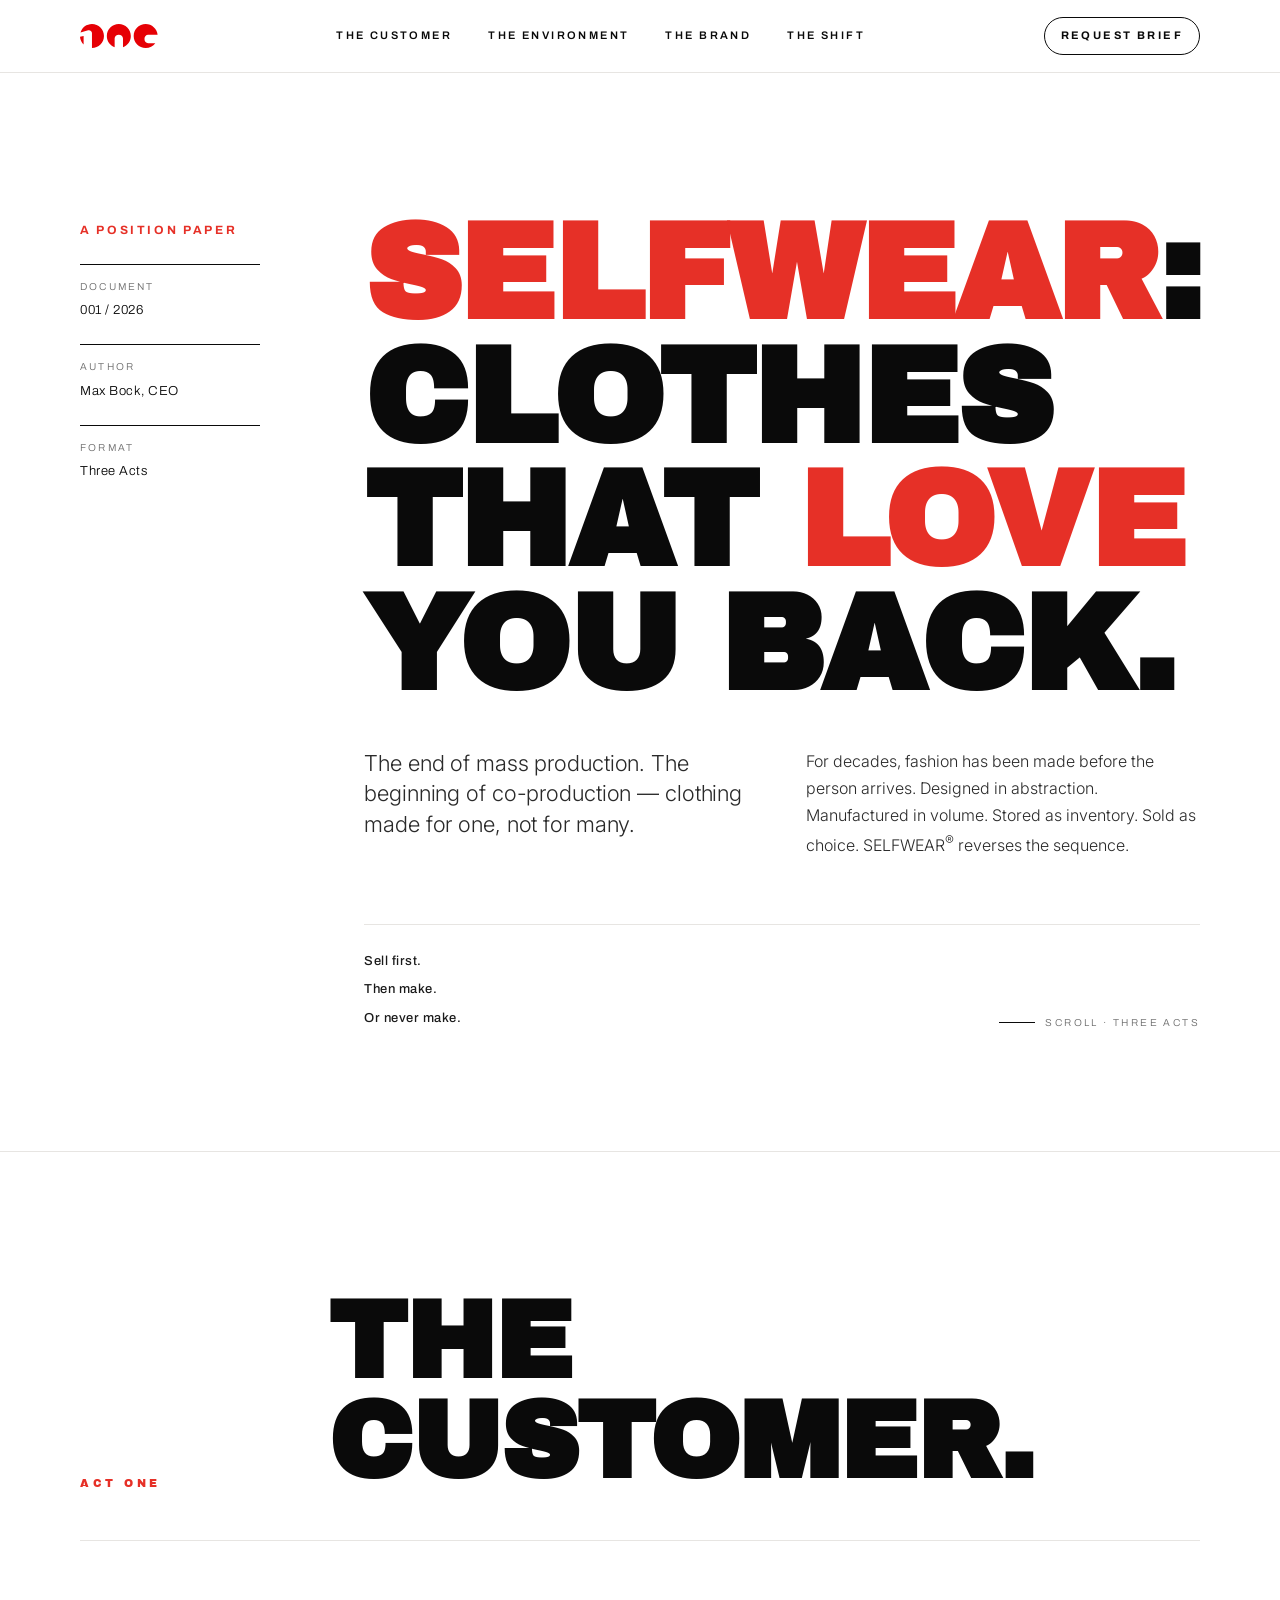
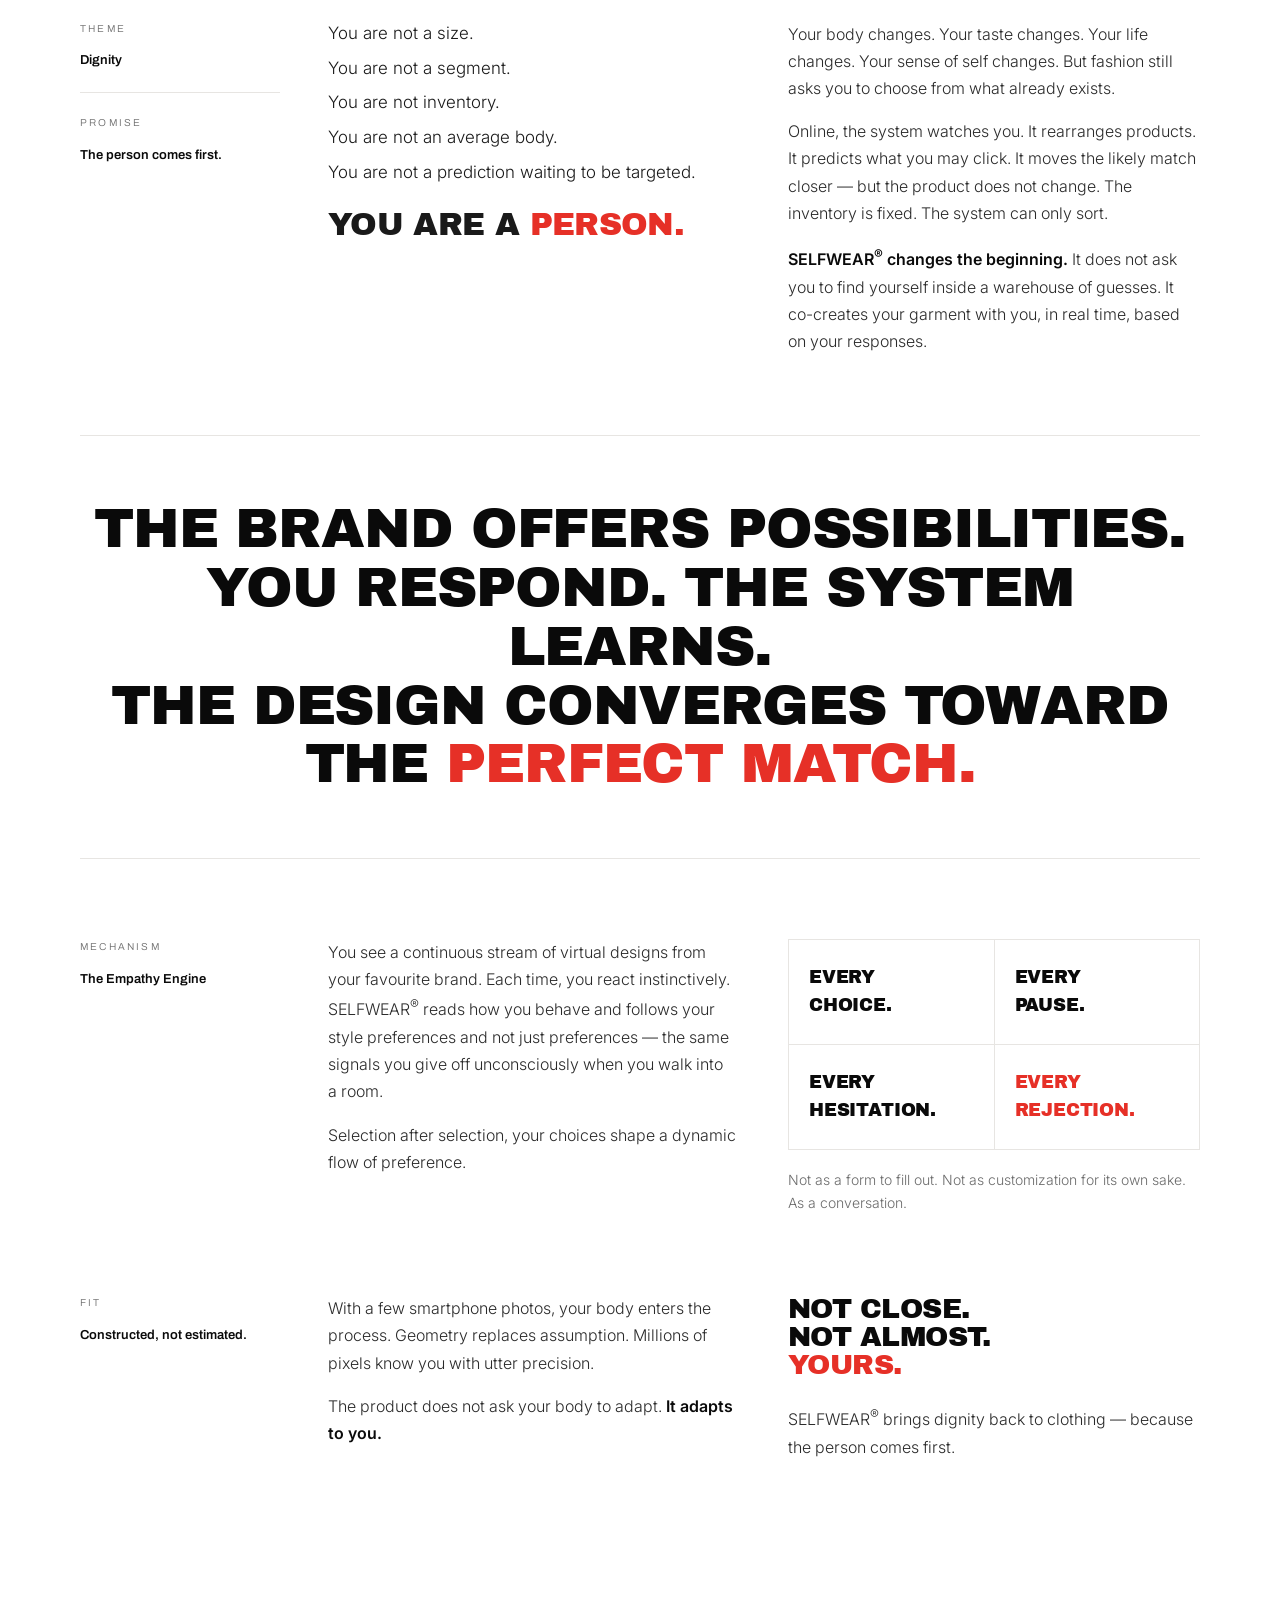
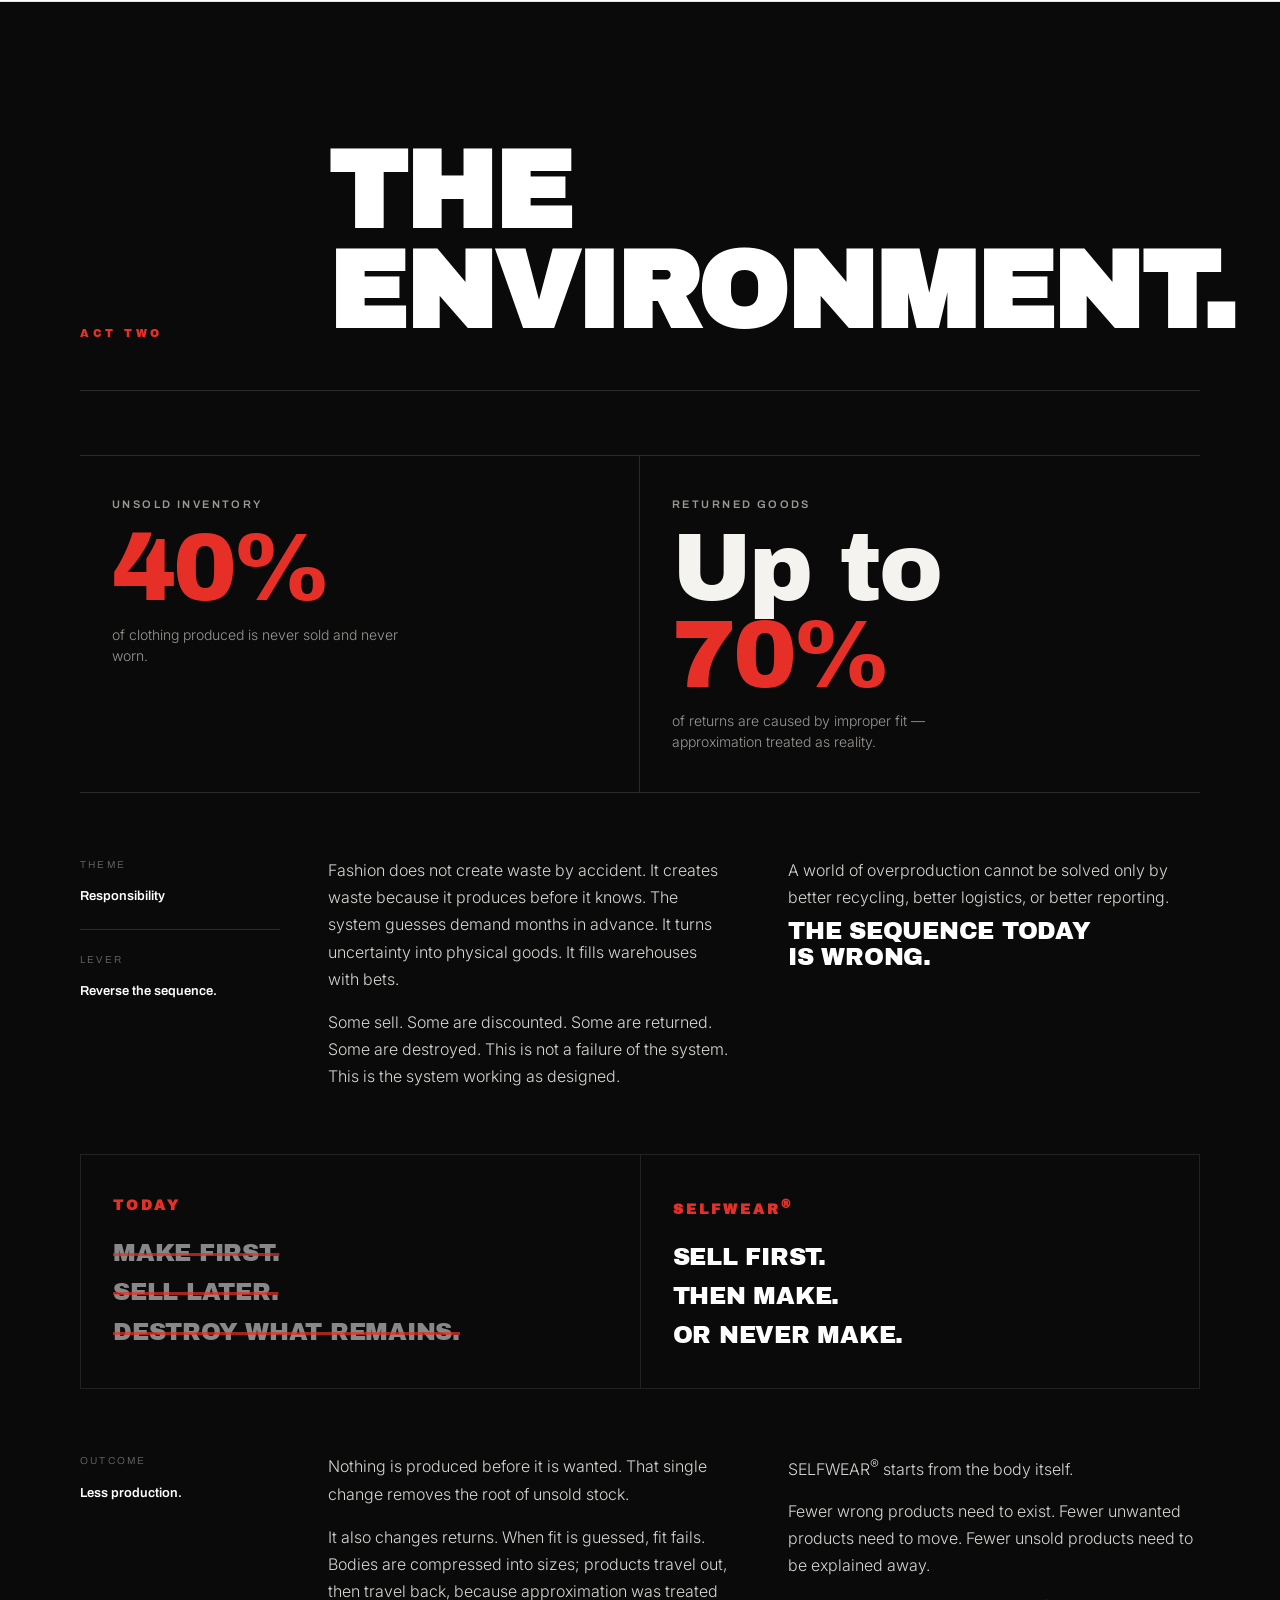
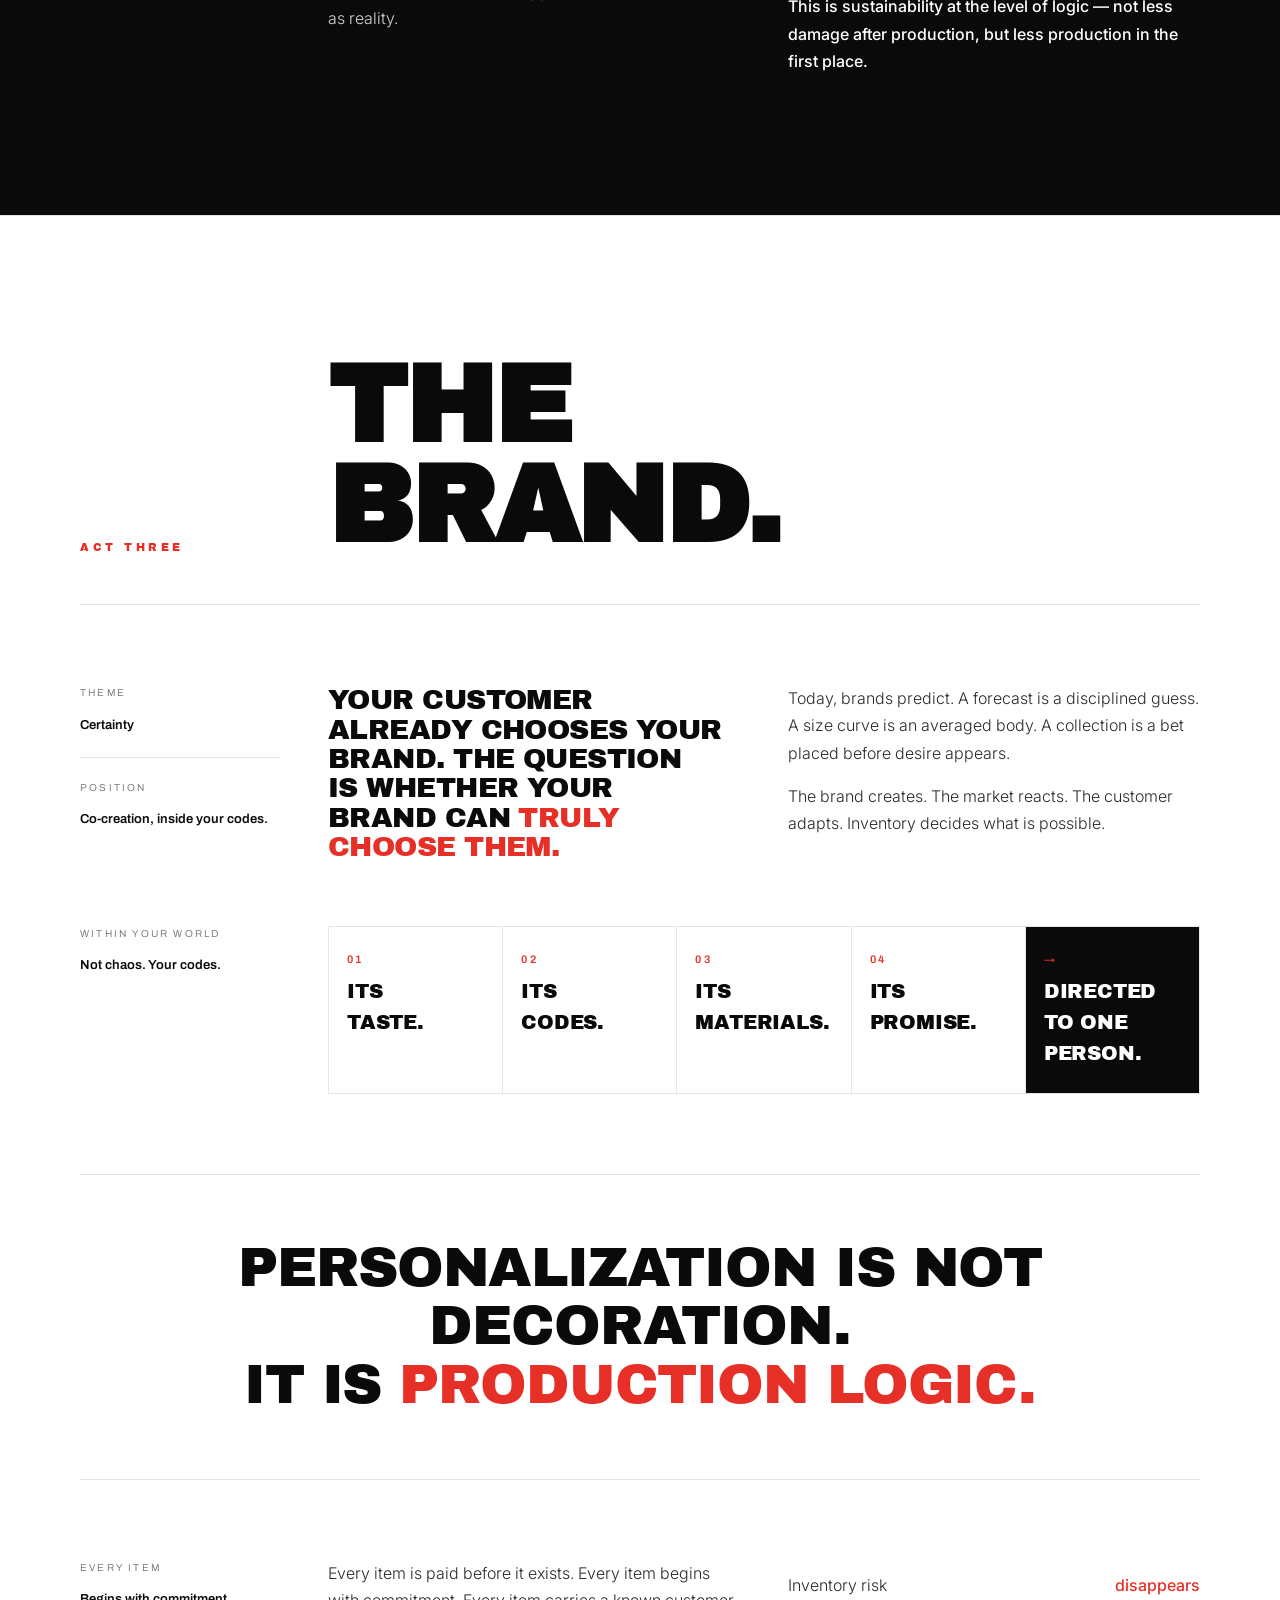
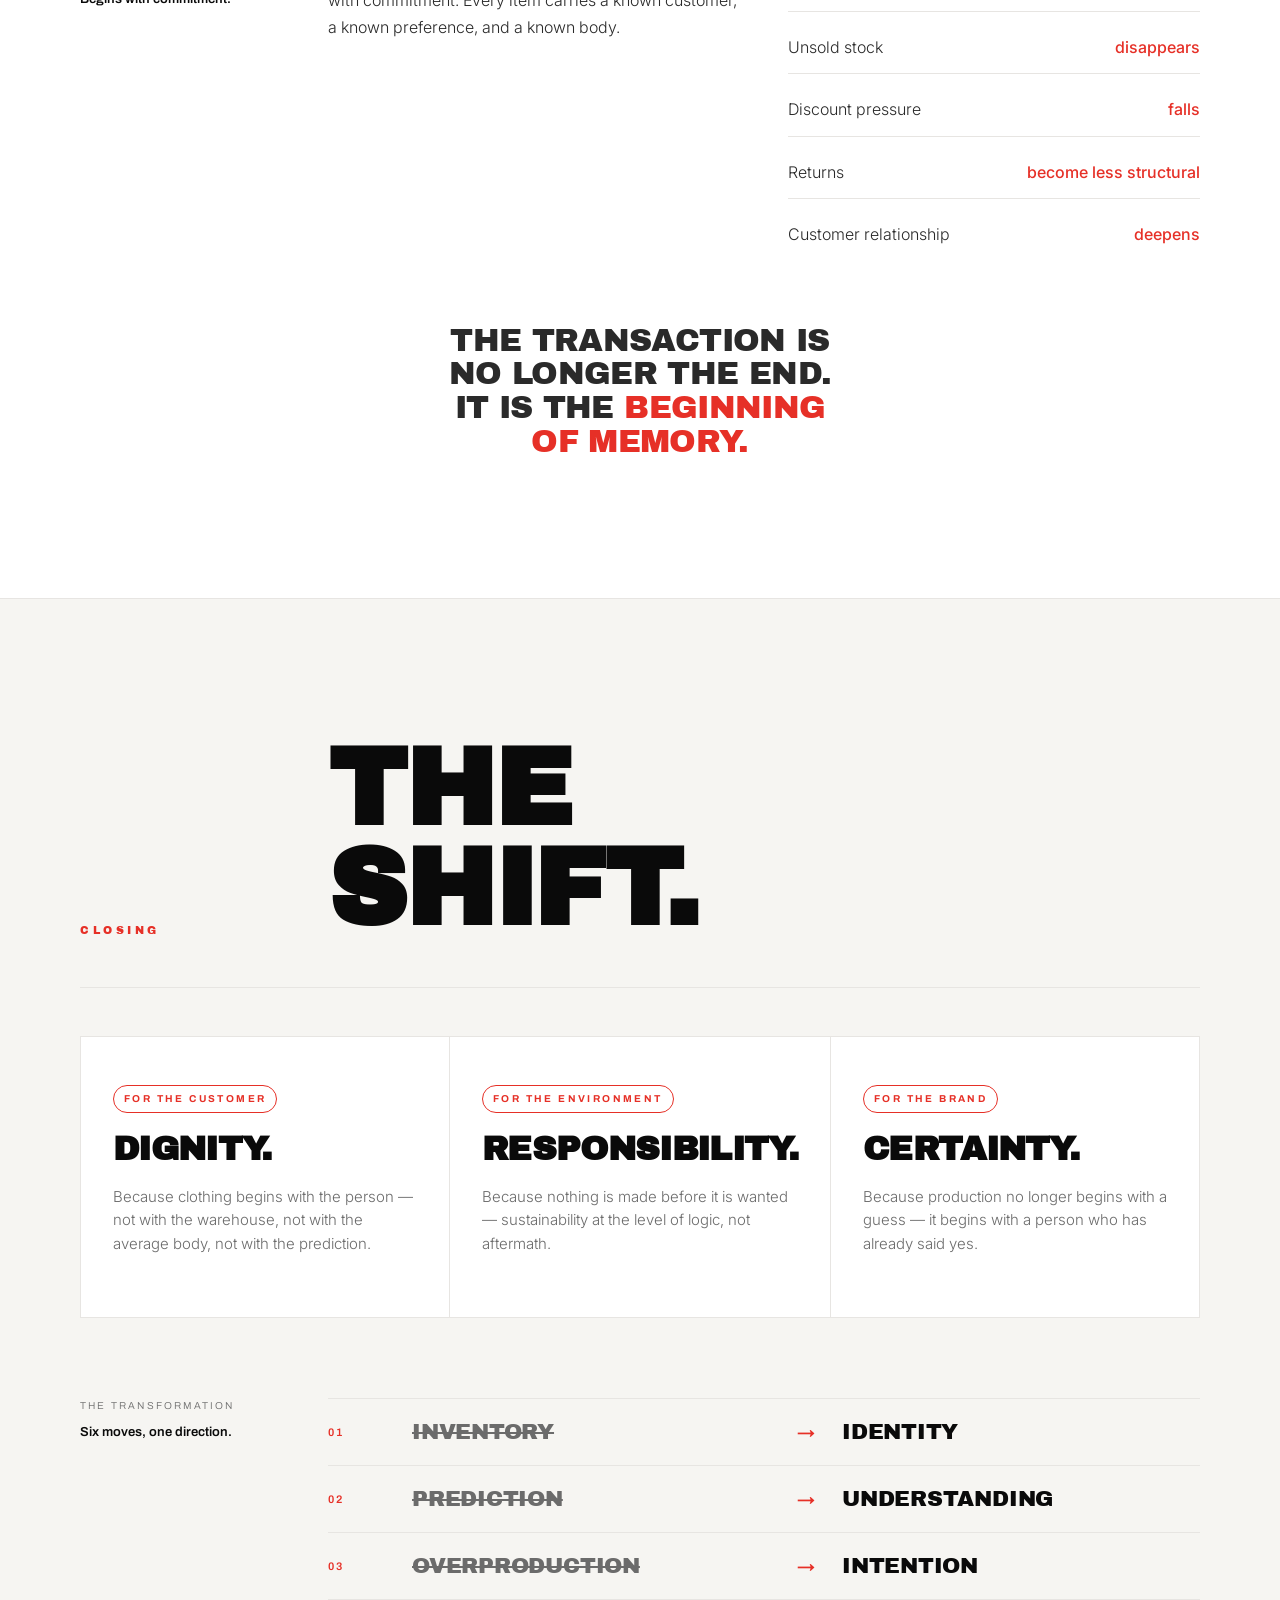
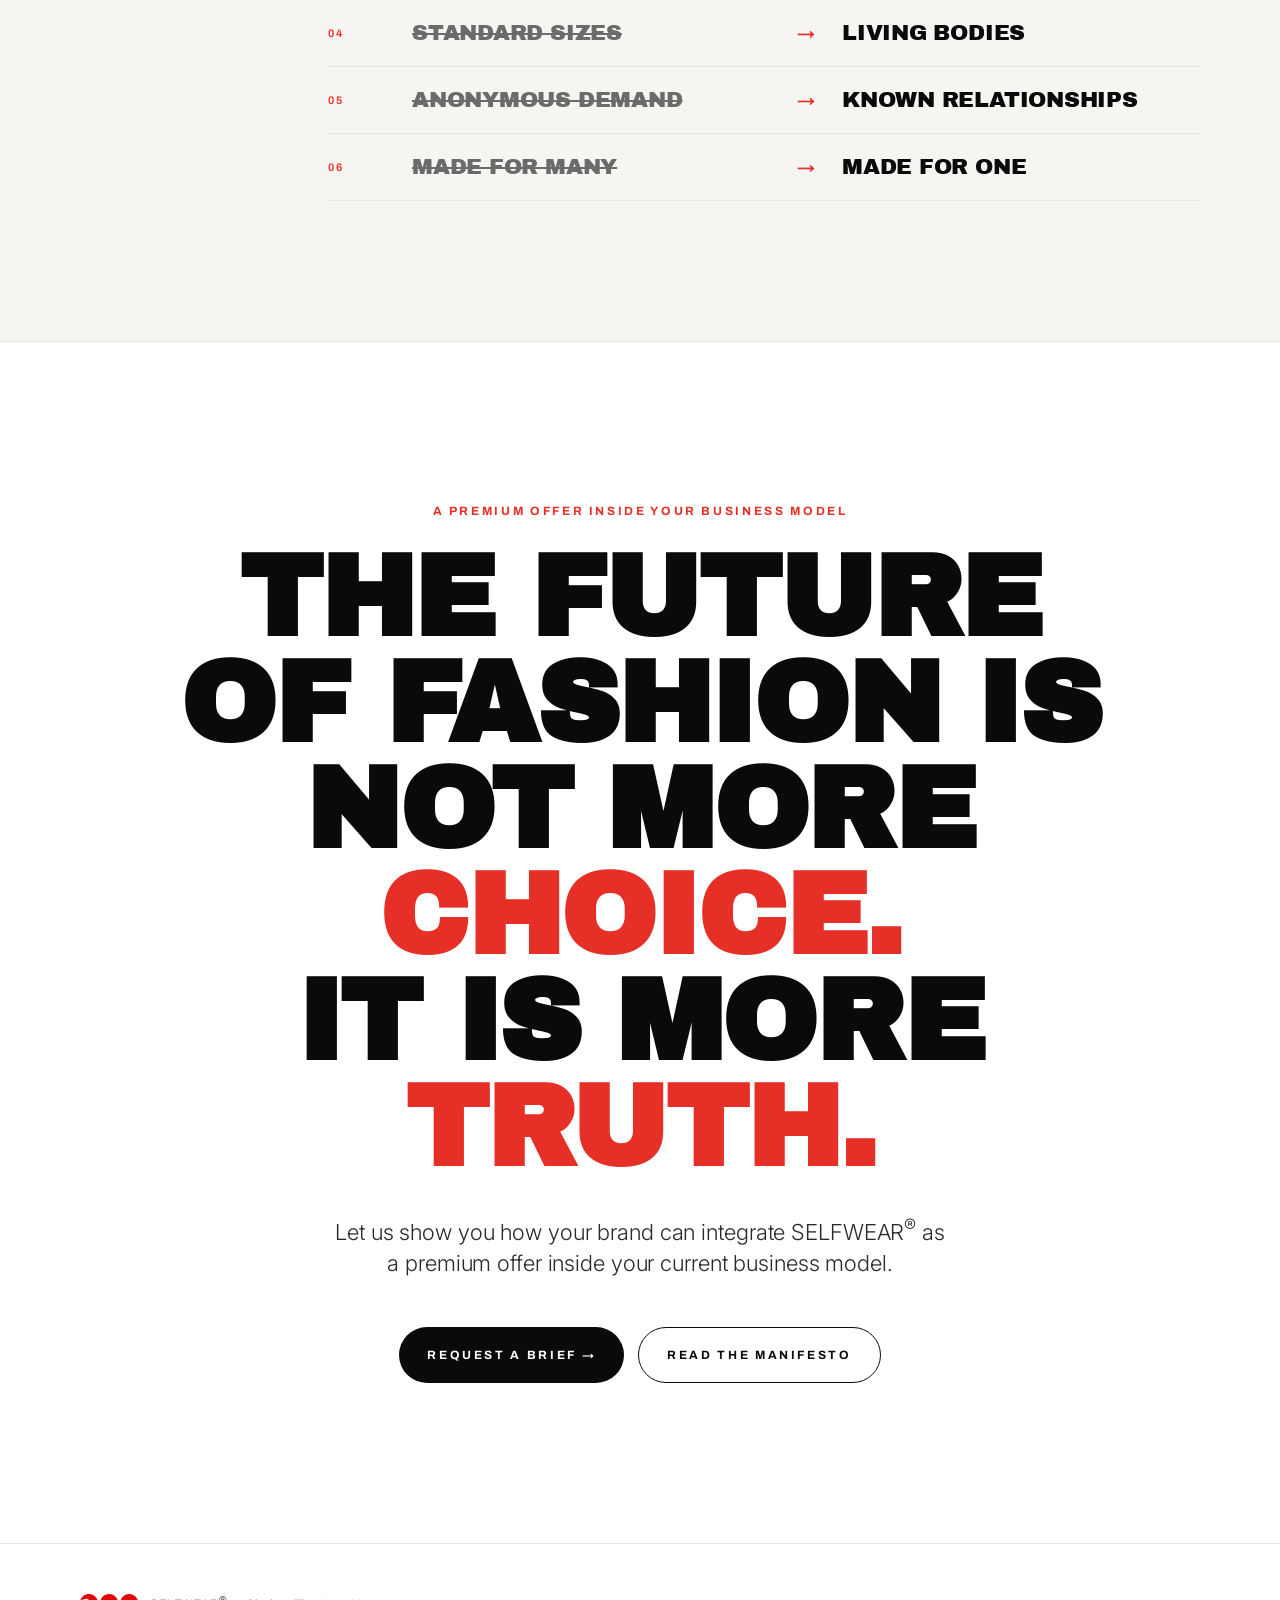
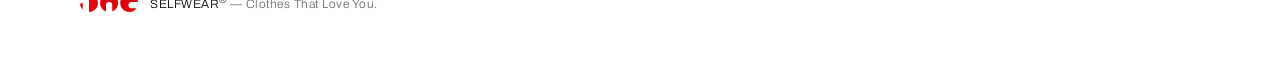
<file: index.html>
<!DOCTYPE html>
<html lang="en">
<head>

<meta charset="utf-8">
<meta name="viewport" content="width=device-width,initial-scale=1">
<title>SELFWEAR — Clothes That Love You</title>
<meta name="description" content="The end of mass production. The beginning of co-production — clothing made for one, not for many.">

<link rel="preconnect" href="https://fonts.googleapis.com">
<link rel="preconnect" href="https://fonts.gstatic.com" crossorigin>
<link href="https://fonts.googleapis.com/css2?family=Archivo+Black&family=Archivo:wght@400;500;600;700;800;900&family=Inter:wght@300;400;500;600&display=swap" rel="stylesheet">

<style>
  :root{
    --ink:#0a0a0a;
    --ink-2:#1a1a1a;
    --muted:#6b6b6b;
    --line:#e7e5e2;
    --bg:#ffffff;
    --bg-soft:#f6f5f2;
    --accent:#e63027;
    --max:1200px;
  }
  *{box-sizing:border-box;margin:0;padding:0}
  html,body{background:var(--bg);color:var(--ink);font-family:'Inter',system-ui,sans-serif;font-weight:300;-webkit-font-smoothing:antialiased;line-height:1.55;overflow-x:clip}
  ::selection{background:var(--accent);color:#fff}
  a{color:inherit;text-decoration:none}

  /* ===== DISPLAY TYPE ===== */
  .display{
    font-family:'Archivo Black','Archivo',sans-serif;
    font-weight:900;
    letter-spacing:-0.02em;
    line-height:0.92;
    text-transform:uppercase;
    color:var(--ink);
  }
  .eyebrow{
    font-family:'Archivo',sans-serif;
    font-weight:700;
    font-size:12px;
    letter-spacing:0.22em;
    text-transform:uppercase;
    color:var(--accent);
  }
  .label{
    font-family:'Archivo',sans-serif;
    font-weight:600;
    font-size:11px;
    letter-spacing:0.22em;
    text-transform:uppercase;
    color:var(--ink);
  }
  .label--muted{color:var(--muted)}
  .lede{
    font-family:'Inter',sans-serif;
    font-weight:300;
    font-size:22px;
    line-height:1.4;
    color:#2a2a2a;
    letter-spacing:-0.005em;
    text-wrap:pretty;
    max-width:38ch;
  }
  .body{
    font-size:16px;
    line-height:1.7;
    color:#2a2a2a;
    text-wrap:pretty;
  }
  .body p + p{margin-top:1em}
  .stanza p{font-size:17px;line-height:1.45;color:var(--ink-2)}
  .stanza p + p{margin-top:0.15em}
  .stanza--gap p + p{margin-top:0.6em}

  /* ===== LAYOUT SHELL ===== */
  .shell{max-width:var(--max);margin:0 auto;padding:0 40px}

  /* ===== NAV ===== */
  .nav{
    position:sticky;top:0;z-index:50;
    background:rgba(255,255,255,0.92);
    backdrop-filter:saturate(140%) blur(10px);
    border-bottom:1px solid var(--line);
  }
  .nav-inner{
    display:flex;align-items:center;justify-content:space-between;
    height:72px;
  }
  .mark{display:flex;align-items:center;gap:14px}
  .mark .logo-svg{height:24px;width:auto;display:block}
  .footer-mark{height:18px;width:auto;display:block;vertical-align:middle}
  .nav-links{display:flex;gap:36px}
  .nav-links a{
    font-family:'Archivo',sans-serif;font-weight:600;font-size:11px;
    letter-spacing:0.22em;text-transform:uppercase;color:var(--ink);
    padding:6px 0;
  }
  .nav-links a:hover{color:var(--accent)}
  .nav-cta{
    font-family:'Archivo',sans-serif;font-weight:700;font-size:11px;
    letter-spacing:0.22em;text-transform:uppercase;
    border:1px solid var(--ink);padding:9px 16px;border-radius:999px;
    transition:all .2s ease;white-space:nowrap;
  }
  .nav-cta:hover{background:var(--ink);color:#fff}

  /* ===== HERO ===== */
  .hero{padding:140px 0 120px;border-bottom:1px solid var(--line)}
  .hero-grid{display:grid;grid-template-columns:1fr 2fr;gap:80px;align-items:start}
  .hero-side{display:flex;flex-direction:column;gap:24px;padding-top:8px}
  .hero-side .meta{
    display:flex;flex-direction:column;gap:6px;
    border-top:1px solid var(--ink);padding-top:14px;max-width:180px;
  }
  .hero-side .meta .k{font-family:'Archivo',sans-serif;font-size:10px;letter-spacing:0.22em;text-transform:uppercase;color:var(--muted)}
  .hero-side .meta .v{font-family:'Archivo',sans-serif;font-size:13px;letter-spacing:0.04em;color:var(--ink)}
  .hero h1{font-size:clamp(64px,10.5vw,156px)}
  .hero h1 em{font-style:normal;color:var(--accent)}
  .hero-lede{
    margin-top:40px;
    display:grid;grid-template-columns:1fr 1fr;gap:48px;
  }
  .hero-foot{
    margin-top:64px;
    display:flex;justify-content:space-between;align-items:flex-end;gap:48px;
    padding-top:24px;border-top:1px solid var(--line);
  }
  .hero-foot .stanza{display:flex;flex-direction:column;gap:2px}
  .hero-foot .stanza p{font-family:'Archivo',sans-serif;font-weight:500;font-size:13px;letter-spacing:0.04em;color:var(--ink-2);line-height:1.9}
  .scroll-cue{
    font-family:'Archivo',sans-serif;font-size:10px;letter-spacing:0.24em;text-transform:uppercase;color:var(--muted);
    display:flex;align-items:center;gap:10px;white-space:nowrap;
  }
  .scroll-cue::before{content:"";width:36px;height:1px;background:var(--ink);flex-shrink:0}

  /* ===== SECTION ===== */
  .section{padding:140px 0;border-bottom:1px solid var(--line);position:relative}
  .section--soft{background:var(--bg-soft)}
  .section--dark{background:var(--ink);color:#f4f3f0}
  .section--dark .label{color:#f4f3f0}
  .section--dark .display{color:#fff}
  .section--dark .body,.section--dark .stanza p{color:#d8d6d1}
  .section--dark .lede{color:#ececea}
  .section--dark hr.rule{background:#2a2a2a}

  .sec-head{
    display:grid;grid-template-columns:200px 1fr;gap:48px;align-items:end;
    padding-bottom:48px;border-bottom:1px solid var(--line);
  }
  .section--dark .sec-head{border-bottom-color:#2a2a2a}
  .sec-num{font-family:'Archivo Black',sans-serif;font-size:11px;letter-spacing:0.32em;color:var(--accent)}
  .sec-title{font-size:clamp(56px,8.5vw,128px)}

  .sec-body{
    margin-top:80px;
    display:grid;grid-template-columns:200px 1fr 1fr;gap:48px;
  }
  .sec-body .col-meta{display:flex;flex-direction:column;gap:14px}
  .sec-body .col-meta .k{font-family:'Archivo',sans-serif;font-size:10px;letter-spacing:0.22em;text-transform:uppercase;color:var(--muted)}
  .sec-body .col-meta .v{font-family:'Archivo',sans-serif;font-weight:600;font-size:13px;color:var(--ink)}
  .section--dark .sec-body .col-meta .v{color:#fff}

  /* ===== STAT BLOCK ===== */
  .stats{
    display:grid;grid-template-columns:1fr 1fr;gap:0;
    margin:64px 0;border-top:1px solid var(--line);border-bottom:1px solid var(--line);
  }
  .stats .stat{
    padding:40px 32px;border-right:1px solid var(--line);
    display:flex;flex-direction:column;gap:12px;
  }
  .stats .stat:last-child{border-right:none}
  .stat .num{font-family:'Archivo Black',sans-serif;font-size:96px;line-height:0.9;letter-spacing:-0.03em}
  .stat .num em{font-style:normal;color:var(--accent)}
  .stat .desc{font-size:14px;color:var(--muted);max-width:32ch;line-height:1.5}

  /* ===== PULL QUOTE ===== */
  .pull{
    margin:80px 0;padding:64px 0;
    border-top:1px solid var(--line);border-bottom:1px solid var(--line);
    text-align:center;
  }
  .pull p{
    font-family:'Archivo Black',sans-serif;
    font-size:clamp(28px,4.5vw,56px);
    line-height:1.05;letter-spacing:-0.02em;text-transform:uppercase;
  }
  .pull .accent{color:var(--accent)}

  /* ===== SEQUENCE ===== */
  .seq{display:grid;grid-template-columns:1fr 1fr;gap:1px;background:var(--line);margin:64px 0;border:1px solid var(--line)}
  .seq > div{background:var(--bg);padding:40px 32px}
  .section--dark .seq{background:#222;border-color:#222}
  .section--dark .seq > div{background:var(--ink)}
  .seq h4{font-family:'Archivo Black',sans-serif;font-size:14px;letter-spacing:0.22em;text-transform:uppercase;color:var(--accent);margin-bottom:24px}
  .seq ul{list-style:none;display:flex;flex-direction:column;gap:14px}
  .seq li{font-family:'Archivo Black',sans-serif;font-size:24px;letter-spacing:-0.01em;text-transform:uppercase;line-height:1.05}
  .seq .strike li{text-decoration:line-through;text-decoration-color:rgba(230,48,39,0.7);text-decoration-thickness:3px;color:#888}

  /* ===== MANIFEST ===== */
  .manifest{
    display:grid;grid-template-columns:1fr 1fr 1fr;gap:1px;background:var(--line);
    border:1px solid var(--line);margin-top:48px;
  }
  .manifest > div{background:var(--bg);padding:48px 32px;display:flex;flex-direction:column;gap:20px;min-height:280px}
  .manifest .pill{
    align-self:flex-start;font-family:'Archivo',sans-serif;font-weight:700;font-size:10px;letter-spacing:0.24em;
    text-transform:uppercase;color:var(--accent);
    border:1px solid var(--accent);padding:5px 10px;border-radius:999px;
  }
  .manifest h3{font-family:'Archivo Black',sans-serif;font-size:34px;line-height:0.95;letter-spacing:-0.02em;text-transform:uppercase}
  .manifest p{font-size:15px;color:var(--muted);line-height:1.55}

  /* ===== SHIFT LIST ===== */
  .shift{margin-top:80px;display:grid;grid-template-columns:200px 1fr;gap:48px}
  .shift ol{list-style:none;counter-reset:s;display:flex;flex-direction:column}
  .shift li{
    counter-increment:s;
    display:grid;grid-template-columns:60px 1fr 24px 1fr;gap:24px;align-items:center;
    padding:22px 0;border-top:1px solid var(--line);
    font-family:'Archivo Black',sans-serif;font-size:22px;letter-spacing:-0.01em;text-transform:uppercase;line-height:1;
  }
  .shift li:last-child{border-bottom:1px solid var(--line)}
  .shift li::before{
    content:"0" counter(s);
    font-family:'Archivo',sans-serif;font-weight:600;font-size:11px;letter-spacing:0.18em;color:var(--accent);
  }
  .shift li .from{color:var(--muted);text-decoration:line-through;text-decoration-thickness:2px}
  .shift li .arrow{color:var(--accent);font-family:'Archivo',sans-serif;font-weight:700;font-size:18px;text-align:center}
  .shift li .to{color:var(--ink)}

  /* ===== CTA ===== */
  .cta{padding:160px 0;text-align:center;background:#fff;border-bottom:1px solid var(--line)}
  .cta h2{font-size:clamp(48px,9vw,140px);max-width:14ch;margin:0 auto}
  .cta h2 em{font-style:normal;color:var(--accent)}
  .cta .lede{margin:32px auto 0;text-align:center}
  .cta .row{margin-top:48px;display:flex;gap:14px;justify-content:center;flex-wrap:wrap}
  .btn{
    font-family:'Archivo',sans-serif;font-weight:700;font-size:12px;letter-spacing:0.22em;text-transform:uppercase;
    padding:18px 28px;border-radius:999px;display:inline-flex;align-items:center;gap:12px;
    transition:all .2s ease;
  }
  .btn--primary{background:var(--ink);color:#fff}
  .btn--primary:hover{background:var(--accent)}
  .btn--ghost{border:1px solid var(--ink);color:var(--ink)}
  .btn--ghost:hover{background:var(--ink);color:#fff}

  footer{padding:48px 0 56px;color:var(--muted);font-size:12px}
  footer .row{display:flex;justify-content:space-between;align-items:center;gap:24px;flex-wrap:wrap}
  footer .sig{font-family:'Archivo',sans-serif;letter-spacing:0.04em}
  footer .sig em{font-style:normal;color:var(--ink)}

  hr.rule{height:1px;background:var(--line);border:none;margin:48px 0}


  /* ============================================================
     MOBILE — vertical scroll layout (≤ 768px)
     - col-meta hidden throughout
     - all grids collapse to single column
     - font sizes scaled down
     - no horizontal overflow
  ============================================================ */
  @media (max-width:768px){

    /* Shell */
    .shell{padding:0 20px}

    /* Nav */
    .nav-inner{height:60px}
    .nav-links{display:none}
    .mark .logo-svg{height:20px}
    .nav-cta{padding:8px 14px;font-size:10px}

    /* Hero */
    .hero{padding:56px 0 48px}
    .hero-grid{grid-template-columns:1fr;gap:0}
    .hero-side{display:none} /* meta panel removed on mobile */
    .hero h1{font-size:clamp(48px,13vw,72px);line-height:0.9}
    .hero-lede{grid-template-columns:1fr;gap:24px;margin-top:28px}
    .lede{font-size:18px;max-width:100%}
    .hero-foot{
      margin-top:40px;flex-direction:column;
      align-items:flex-start;gap:20px;
    }
    .scroll-cue{display:none}

    /* Sections */
    .section{padding:64px 0}

    /* Section headers — collapse 200px col, title full width */
    .sec-head{
      grid-template-columns:1fr;gap:12px;
      padding-bottom:32px;
    }
    .sec-num{margin-bottom:4px;display:block}
    .sec-title{font-size:clamp(44px,12vw,64px)}

    /* Section body — single column, col-meta hidden */
    .sec-body{
      grid-template-columns:1fr;
      gap:32px;
      margin-top:40px;
    }
    .col-meta{display:none}
    .col-meta--show{
      display:flex;flex-direction:row;align-items:baseline;gap:10px;
      padding-bottom:12px;border-bottom:1px solid var(--line);
    }
    .col-meta--show .k{font-size:10px;letter-spacing:0.2em;text-transform:uppercase;color:var(--muted)}
    .col-meta--show .v{font-family:'Archivo',sans-serif;font-weight:600;font-size:13px;color:var(--ink)}

    /* When sec-body has inline grid-template-columns override, reset it */
    .sec-body[style*="grid-template-columns"]{grid-template-columns:1fr !important}

    /* Stanza */
    .stanza p{font-size:15px}

    /* Stats */
    .stats{grid-template-columns:1fr;margin:40px 0}
    .stats .stat{
      border-right:none;border-bottom:1px solid #2a2a2a;
      padding:28px 20px;
    }
    .stats .stat:last-child{border-bottom:none}
    .stat .num{font-size:64px}

    /* Pull quote */
    .pull{margin:48px 0;padding:40px 0}
    .pull p{font-size:clamp(22px,7vw,32px);line-height:1.1}

    /* Sequence before/after */
    .seq{grid-template-columns:1fr;margin:40px 0}
    .seq > div{padding:28px 20px}
    .seq li{font-size:18px}

    /* Manifest cards */
    .manifest{grid-template-columns:1fr;margin-top:32px}
    .manifest > div{padding:32px 20px;min-height:auto}
    .manifest h3{font-size:28px}

    /* Shift list — 2-row layout: counter+from / arrow+to */
    .shift{grid-template-columns:1fr;margin-top:40px;gap:0}
    .shift > .col-meta{display:none}
    .shift ol{width:100%}
    .shift li{
      display:grid;
      grid-template-columns:36px 1fr;
      grid-template-rows:auto auto;
      gap:2px 10px;
      padding:18px 0;
      font-size:17px;
      align-items:start;
    }
    .shift li::before{
      grid-row:1;grid-column:1;
      padding-top:2px;
      font-size:10px;
    }
    .shift li .from{
      grid-row:1;grid-column:2;
      font-size:17px;
    }
    .shift li .arrow{
      grid-row:2;grid-column:1;
      text-align:left;
      font-size:14px;
      padding-top:2px;
    }
    .shift li .to{
      grid-row:2;grid-column:2;
      font-size:17px;
      color:var(--ink);
    }

    /* 5-col co-creation grid */
    .brand-codes-grid{grid-template-columns:1fr 1fr !important}
    /* target via parent selector since it's inline-styled */
    .sec-body > div > ul[style*="repeat(5"]{
      grid-template-columns:1fr 1fr !important;
    }

    /* Inline large text blocks */
    [style*="font-size:32px"]{font-size:22px !important;line-height:1.05 !important}
    [style*="font-size:28px"]{font-size:20px !important}
    [style*="font-size:24px"]{font-size:18px !important}

    /* Body text */
    .body{font-size:15px}

    /* CTA section */
    .cta{padding:72px 0}
    .cta h2{font-size:clamp(40px,11vw,64px)}
    .cta .lede{font-size:16px;max-width:100%}
    .cta .row{flex-direction:column;align-items:stretch}
    .btn{justify-content:center;padding:16px 20px}

    /* Footer */
    footer{padding:36px 0 48px}
    footer .row{flex-direction:column;align-items:flex-start;gap:16px}

    /* Signals 2x2 grid — already 1fr 1fr, just reduce padding */
    ul[style*="grid-template-columns:1fr 1fr"] li[style*="padding:24px 20px"]{
      padding:18px 14px !important;
      font-size:15px !important;
    }

    /* Brand bullet list spacing */
    ul[style*="flex-direction:column"] li[style*="padding:12px 0"]{
      font-size:14px;
    }
  }

  /* Tablet mid-range — collapse columns, keep some proportions */
  @media (min-width:769px) and (max-width:1024px){
    .shell{padding:0 32px}
    .hero-grid{grid-template-columns:1fr 2fr;gap:48px}
    .sec-body{grid-template-columns:160px 1fr 1fr;gap:32px}
    .sec-head{grid-template-columns:160px 1fr;gap:32px}
    .shift{grid-template-columns:160px 1fr;gap:32px}
    .nav-links{gap:20px}
    .hero{padding:100px 0 80px}
    .section{padding:100px 0}
    .manifest{grid-template-columns:1fr 1fr 1fr}
    .sec-title{font-size:clamp(48px,7vw,96px)}
  }
</style>
</head>
<body>

<!-- ============ NAV ============ -->
<header class="nav">
  <div class="shell nav-inner">
    <a class="mark" href="#top" aria-label="Selfwear">
      <svg viewBox="0 0 550.077 170.079" xmlns="http://www.w3.org/2000/svg" class="logo-svg" aria-hidden="true">
        <path fill="#E60005" d="M0,91.135c1.524,21.521,11.056,40.831,25.635,54.965V84.266L0,91.135z M169.862,85.04c0-46.967-38.073-85.039-85.039-85.039c-38.071,0-70.298,25.018-81.14,59.51l54.316-14.554l0.007-0.001c1.771-0.479,3.634-0.735,5.557-0.735c11.741,0,21.26,9.518,21.26,21.26v104.599C131.789,170.079,169.862,132.006,169.862,85.04"/>
        <path fill="#E60005" d="M360.18,85.04c0-46.967-38.072-85.039-85.039-85.039s-85.04,38.072-85.04,85.039c0,36.559,23.07,67.728,55.446,79.747v-62.739c0-14.09,13.249-25.512,29.594-25.512c16.343,0,29.593,11.422,29.593,25.512v0.001v62.738C337.109,152.768,360.18,121.599,360.18,85.04"/>
        <path fill="#E60005" d="M550.077,76.536c-4.268-42.974-40.523-76.535-84.618-76.535c-46.967,0-85.04,38.073-85.04,85.039s38.073,85.039,85.04,85.039c27.973,0,52.792-13.508,68.29-34.356h-51.283c-14.089,0-25.511-13.249-25.511-29.593s11.422-29.594,25.511-29.594c0.001,0,0.001,0,0.001,0H550.077z"/>
      </svg>
    </a>
    <nav class="nav-links">
      <a href="#customer">The Customer</a>
      <a href="#environment">The Environment</a>
      <a href="#brand">The Brand</a>
      <a href="#shift">The Shift</a>
    </nav>
    <a class="nav-cta" href="#contact">Request Brief</a>
  </div>
</header>

<!-- ============ HERO ============ -->
<section class="hero" id="top">
  <div class="shell">
    <div class="hero-grid">
      <aside class="hero-side">
        <div class="eyebrow">A Position Paper</div>
        <div class="meta">
          <span class="k">Document</span>
          <span class="v">001 / 2026</span>
        </div>
        <div class="meta">
          <span class="k">Author</span>
          <span class="v">Max Bock, CEO</span>
        </div>
        <div class="meta">
          <span class="k">Format</span>
          <span class="v">Three Acts</span>
        </div>
      </aside>
      <div>
        <h1 class="display"><span style="color:var(--accent)">Selfwear</span>:<br>Clothes<br>That <em>Love</em><br>You Back.</h1>
        <div class="hero-lede">
          <p class="lede">The end of mass production. The beginning of co-production — clothing made for one, not for many.</p>
          <p class="body">For decades, fashion has been made before the person arrives. Designed in abstraction. Manufactured in volume. Stored as inventory. Sold as choice. SELFWEAR<sup>®</sup> reverses the sequence.</p>
        </div>
        <div class="hero-foot">
          <div class="stanza">
            <p>Sell first.</p>
            <p>Then make.</p>
            <p>Or never make.</p>
          </div>
          <div class="scroll-cue">Scroll · Three Acts</div>
        </div>
      </div>
    </div>
  </div>
</section>

<!-- ============ THE CUSTOMER ============ -->
<section class="section" id="customer">
  <div class="shell">
    <header class="sec-head">
      <div>
        <div class="sec-num">ACT ONE</div>
      </div>
      <h2 class="display sec-title">The<br>Customer.</h2>
    </header>

    <div class="sec-body">
      <div class="col-meta">
        <span class="k">Theme</span>
        <span class="v">Dignity</span>
        <hr class="rule" style="margin:8px 0">
        <span class="k">Promise</span>
        <span class="v">The person comes first.</span>
      </div>
      <div class="stanza stanza--gap">
        <p>You are not a size.</p>
        <p>You are not a segment.</p>
        <p>You are not inventory.</p>
        <p>You are not an average body.</p>
        <p>You are not a prediction waiting to be targeted.</p>
        <br>
        <p style="font-family:'Archivo Black',sans-serif;font-size:32px;letter-spacing:-0.02em;text-transform:uppercase;line-height:1">You are a <span style="color:var(--accent)">person.</span></p>
      </div>
      <div class="body">
        <p>Your body changes. Your taste changes. Your life changes. Your sense of self changes. But fashion still asks you to choose from what already exists.</p>
        <p>Online, the system watches you. It rearranges products. It predicts what you may click. It moves the likely match closer — but the product does not change. The inventory is fixed. The system can only sort.</p>
        <p><strong style="color:var(--ink);font-weight:600">SELFWEAR<sup>®</sup> changes the beginning.</strong> It does not ask you to find yourself inside a warehouse of guesses. It co-creates your garment with you, in real time, based on your responses.</p>
      </div>
    </div>

    <div class="pull">
      <p>The Brand Offers Possibilities.<br>You Respond. The System Learns.<br>The Design Converges Toward<br>The <span class="accent">Perfect Match.</span></p>
    </div>

    <div class="sec-body" style="margin-top:0;grid-template-columns:200px 1fr 1fr">
      <div class="col-meta col-meta--show">
        <span class="k">Mechanism</span>
        <span class="v">The Empathy Engine</span>
      </div>
      <div class="body">
        <p>You see a continuous stream of virtual designs from your favourite brand. Each time, you react instinctively. SELFWEAR<sup>®</sup> reads how you behave and follows your style preferences and not just preferences — the same signals you give off unconsciously when you walk into a room.</p>
        <p>Selection after selection, your choices shape a dynamic flow of preference.</p>
      </div>
      <div>
        <ul style="list-style:none;display:grid;grid-template-columns:1fr 1fr;gap:1px;background:var(--line);border:1px solid var(--line)">
          <li style="background:#fff;padding:24px 20px;font-family:'Archivo Black',sans-serif;font-size:18px;text-transform:uppercase;letter-spacing:-0.01em">Every<br>Choice.</li>
          <li style="background:#fff;padding:24px 20px;font-family:'Archivo Black',sans-serif;font-size:18px;text-transform:uppercase;letter-spacing:-0.01em">Every<br>Pause.</li>
          <li style="background:#fff;padding:24px 20px;font-family:'Archivo Black',sans-serif;font-size:18px;text-transform:uppercase;letter-spacing:-0.01em">Every<br>Hesitation.</li>
          <li style="background:#fff;padding:24px 20px;font-family:'Archivo Black',sans-serif;font-size:18px;text-transform:uppercase;letter-spacing:-0.01em;color:var(--accent)">Every<br>Rejection.</li>
        </ul>
        <p class="body" style="margin-top:18px;font-size:14px;color:var(--muted)">Not as a form to fill out. Not as customization for its own sake. As a conversation.</p>
      </div>
    </div>

    <div class="sec-body" style="margin-top:80px">
      <div class="col-meta col-meta--show">
        <span class="k">Fit</span>
        <span class="v">Constructed, not estimated.</span>
      </div>
      <div class="body">
        <p>With a few smartphone photos, your body enters the process. Geometry replaces assumption. Millions of pixels know you with utter precision.</p>
        <p>The product does not ask your body to adapt. <strong style="color:var(--ink);font-weight:600">It adapts to you.</strong></p>
      </div>
      <div class="body">
        <p style="font-family:'Archivo Black',sans-serif;font-size:28px;line-height:1;letter-spacing:-0.02em;text-transform:uppercase;color:var(--ink)">Not close.<br>Not almost.<br><span style="color:var(--accent)">Yours.</span></p>
        <p style="margin-top:24px">SELFWEAR<sup>®</sup> brings dignity back to clothing — because the person comes first.</p>
      </div>
    </div>
  </div>
</section>

<!-- ============ THE ENVIRONMENT ============ -->
<section class="section section--dark" id="environment">
  <div class="shell">
    <header class="sec-head">
      <div>
        <div class="sec-num">ACT TWO</div>
      </div>
      <h2 class="display sec-title">The<br>Environment.</h2>
    </header>

    <div class="stats" style="border-color:#2a2a2a">
      <div class="stat" style="border-color:#2a2a2a">
        <span class="label" style="color:#9a9893">Unsold Inventory</span>
        <div class="num"><em>40%</em></div>
        <p class="desc" style="color:#9a9893">of clothing produced is never sold and never worn.</p>
      </div>
      <div class="stat" style="border-color:#2a2a2a">
        <span class="label" style="color:#9a9893">Returned Goods</span>
        <div class="num">Up to <em>70%</em></div>
        <p class="desc" style="color:#9a9893">of returns are caused by improper fit — approximation treated as reality.</p>
      </div>
    </div>

    <div class="sec-body" style="margin-top:0">
      <div class="col-meta">
        <span class="k">Theme</span>
        <span class="v" style="color:#fff">Responsibility</span>
        <hr class="rule" style="margin:8px 0;background:#2a2a2a">
        <span class="k">Lever</span>
        <span class="v" style="color:#fff">Reverse the sequence.</span>
      </div>
      <div class="body">
        <p>Fashion does not create waste by accident. It creates waste because it produces before it knows. The system guesses demand months in advance. It turns uncertainty into physical goods. It fills warehouses with bets.</p>
        <p>Some sell. Some are discounted. Some are returned. Some are destroyed. This is not a failure of the system. This is the system working as designed.</p>
      </div>
      <div class="body">
        <p>A world of overproduction cannot be solved only by better recycling, better logistics, or better reporting.</p>
        <p style="font-family:'Archivo Black',sans-serif;font-size:24px;line-height:1.05;letter-spacing:-0.01em;text-transform:uppercase;color:#fff;margin-top:8px">The sequence today is wrong.</p>
      </div>
    </div>

    <div class="seq">
      <div>
        <h4>Today</h4>
        <ul class="strike">
          <li>Make first.</li>
          <li>Sell later.</li>
          <li>Destroy what remains.</li>
        </ul>
      </div>
      <div>
        <h4 style="color:var(--accent)">SELFWEAR<sup>®</sup></h4>
        <ul>
          <li style="color:#fff">Sell first.</li>
          <li style="color:#fff">Then make.</li>
          <li style="color:#fff">Or never make.</li>
        </ul>
      </div>
    </div>

    <div class="sec-body" style="margin-top:24px">
      <div class="col-meta">
        <span class="k">Outcome</span>
        <span class="v" style="color:#fff">Less production.</span>
      </div>
      <div class="body">
        <p>Nothing is produced before it is wanted. That single change removes the root of unsold stock.</p>
        <p>It also changes returns. When fit is guessed, fit fails. Bodies are compressed into sizes; products travel out, then travel back, because approximation was treated as reality.</p>
      </div>
      <div class="body">
        <p>SELFWEAR<sup>®</sup> starts from the body itself.</p>
        <p style="margin-top:14px">Fewer wrong products need to exist. Fewer unwanted products need to move. Fewer unsold products need to be explained away.</p>
        <p style="margin-top:14px;color:#fff;font-weight:500">This is sustainability at the level of logic — not less damage after production, but less production in the first place.</p>
      </div>
    </div>
  </div>
</section>

<!-- ============ THE BRAND ============ -->
<section class="section" id="brand">
  <div class="shell">
    <header class="sec-head">
      <div>
        <div class="sec-num">ACT THREE</div>
      </div>
      <h2 class="display sec-title">The<br>Brand.</h2>
    </header>

    <div class="sec-body">
      <div class="col-meta">
        <span class="k">Theme</span>
        <span class="v">Certainty</span>
        <hr class="rule" style="margin:8px 0">
        <span class="k">Position</span>
        <span class="v">Co-creation, inside your codes.</span>
      </div>
      <div class="body">
        <p style="font-family:'Archivo Black',sans-serif;font-size:28px;line-height:1.05;letter-spacing:-0.02em;text-transform:uppercase;color:var(--ink)">Your customer already chooses your brand. The question is whether your brand can <span style="color:var(--accent)">truly choose them.</span></p>
      </div>
      <div class="body">
        <p>Today, brands predict. A forecast is a disciplined guess. A size curve is an averaged body. A collection is a bet placed before desire appears.</p>
        <p>The brand creates. The market reacts. The customer adapts. Inventory decides what is possible.</p>
      </div>
    </div>

    <div class="sec-body" style="margin-top:64px">
      <div class="col-meta">
        <span class="k">Within Your World</span>
        <span class="v">Not chaos. Your codes.</span>
      </div>
      <div style="grid-column:span 2">
        <ul style="list-style:none;display:grid;grid-template-columns:repeat(5,1fr);gap:1px;background:var(--line);border:1px solid var(--line)">
          <li style="background:#fff;padding:24px 18px"><div class="label" style="color:var(--accent);margin-bottom:8px">01</div><div style="font-family:'Archivo Black',sans-serif;font-size:20px;letter-spacing:-0.01em;text-transform:uppercase">Its<br>Taste.</div></li>
          <li style="background:#fff;padding:24px 18px"><div class="label" style="color:var(--accent);margin-bottom:8px">02</div><div style="font-family:'Archivo Black',sans-serif;font-size:20px;letter-spacing:-0.01em;text-transform:uppercase">Its<br>Codes.</div></li>
          <li style="background:#fff;padding:24px 18px"><div class="label" style="color:var(--accent);margin-bottom:8px">03</div><div style="font-family:'Archivo Black',sans-serif;font-size:20px;letter-spacing:-0.01em;text-transform:uppercase">Its<br>Materials.</div></li>
          <li style="background:#fff;padding:24px 18px"><div class="label" style="color:var(--accent);margin-bottom:8px">04</div><div style="font-family:'Archivo Black',sans-serif;font-size:20px;letter-spacing:-0.01em;text-transform:uppercase">Its<br>Promise.</div></li>
          <li style="background:var(--ink);color:#fff;padding:24px 18px"><div class="label" style="color:var(--accent);margin-bottom:8px">&#8594;</div><div style="font-family:'Archivo Black',sans-serif;font-size:20px;letter-spacing:-0.01em;text-transform:uppercase;color:#fff">Directed<br>To One<br>Person.</div></li>
        </ul>
      </div>
    </div>

    <div class="pull">
      <p>Personalization Is Not Decoration.<br>It Is <span class="accent">Production Logic.</span></p>
    </div>

    <div class="sec-body" style="margin-top:0">
      <div class="col-meta">
        <span class="k">Every Item</span>
        <span class="v">Begins with commitment.</span>
      </div>
      <div class="body">
        <p>Every item is paid before it exists. Every item begins with commitment. Every item carries a known customer, a known preference, and a known body.</p>
      </div>
      <div class="body">
        <ul style="list-style:none;display:flex;flex-direction:column;gap:10px">
          <li style="display:flex;justify-content:space-between;border-bottom:1px solid var(--line);padding:12px 0"><span>Inventory risk</span><span style="color:var(--accent);font-weight:500">disappears</span></li>
          <li style="display:flex;justify-content:space-between;border-bottom:1px solid var(--line);padding:12px 0"><span>Unsold stock</span><span style="color:var(--accent);font-weight:500">disappears</span></li>
          <li style="display:flex;justify-content:space-between;border-bottom:1px solid var(--line);padding:12px 0"><span>Discount pressure</span><span style="color:var(--accent);font-weight:500">falls</span></li>
          <li style="display:flex;justify-content:space-between;border-bottom:1px solid var(--line);padding:12px 0"><span>Returns</span><span style="color:var(--accent);font-weight:500">become less structural</span></li>
          <li style="display:flex;justify-content:space-between;padding:12px 0"><span>Customer relationship</span><span style="color:var(--accent);font-weight:500">deepens</span></li>
        </ul>
      </div>
    </div>

    <div class="body" style="margin-top:64px;text-align:center;max-width:42ch;margin-left:auto;margin-right:auto">
      <p style="font-family:'Archivo Black',sans-serif;font-size:32px;line-height:1.05;letter-spacing:-0.02em;text-transform:uppercase">The transaction is no longer the end.<br>It is the <span style="color:var(--accent)">beginning of memory.</span></p>
    </div>
  </div>
</section>

<!-- ============ THE SHIFT ============ -->
<section class="section section--soft" id="shift">
  <div class="shell">
    <header class="sec-head">
      <div>
        <div class="sec-num">CLOSING</div>
      </div>
      <h2 class="display sec-title">The<br>Shift.</h2>
    </header>

    <div class="manifest">
      <div>
        <span class="pill">For the customer</span>
        <h3>Dignity.</h3>
        <p>Because clothing begins with the person — not with the warehouse, not with the average body, not with the prediction.</p>
      </div>
      <div>
        <span class="pill">For the environment</span>
        <h3>Responsibility.</h3>
        <p>Because nothing is made before it is wanted — sustainability at the level of logic, not aftermath.</p>
      </div>
      <div>
        <span class="pill">For the brand</span>
        <h3>Certainty.</h3>
        <p>Because production no longer begins with a guess — it begins with a person who has already said yes.</p>
      </div>
    </div>

    <div class="shift">
      <div class="col-meta" style="display:flex;flex-direction:column;gap:8px">
        <span class="k" style="font-family:'Archivo',sans-serif;font-size:10px;letter-spacing:0.22em;text-transform:uppercase;color:var(--muted)">The transformation</span>
        <span class="v" style="font-family:'Archivo',sans-serif;font-weight:600;font-size:13px">Six moves, one direction.</span>
      </div>
      <ol>
        <li><span class="from">Inventory</span><span class="arrow">&#8594;</span><span class="to">Identity</span></li>
        <li><span class="from">Prediction</span><span class="arrow">&#8594;</span><span class="to">Understanding</span></li>
        <li><span class="from">Overproduction</span><span class="arrow">&#8594;</span><span class="to">Intention</span></li>
        <li><span class="from">Standard sizes</span><span class="arrow">&#8594;</span><span class="to">Living bodies</span></li>
        <li><span class="from">Anonymous demand</span><span class="arrow">&#8594;</span><span class="to">Known relationships</span></li>
        <li><span class="from">Made for many</span><span class="arrow">&#8594;</span><span class="to">Made for one</span></li>
      </ol>
    </div>
  </div>
</section>

<!-- ============ CTA ============ -->
<section class="cta" id="contact">
  <div class="shell">
    <div class="eyebrow" style="margin-bottom:24px">A Premium Offer Inside Your Business Model</div>
    <h2 class="display">The Future<br>Of Fashion Is<br>Not More <em>Choice.</em><br>It Is More <em>Truth.</em></h2>
    <p class="lede" style="max-width:48ch;margin:32px auto 0;text-align:center">Let us show you how your brand can integrate SELFWEAR<sup>®</sup> as a premium offer inside your current business model.</p>
    <div class="row">
      <a class="btn btn--primary" href="mailto:hello@one-ai.fashion">Request a Brief &#8594;</a>
      <a class="btn btn--ghost" href="#top">Read the Manifesto</a>
    </div>
  </div>
</section>

<!-- ============ FOOTER ============ -->
<footer>
  <div class="shell row">
    <div class="sig" style="display:flex;align-items:center;gap:12px">
      <svg viewBox="0 0 550.077 170.079" xmlns="http://www.w3.org/2000/svg" class="footer-mark" aria-hidden="true">
        <path fill="#E60005" d="M0,91.135c1.524,21.521,11.056,40.831,25.635,54.965V84.266L0,91.135z M169.862,85.04c0-46.967-38.073-85.039-85.039-85.039c-38.071,0-70.298,25.018-81.14,59.51l54.316-14.554l0.007-0.001c1.771-0.479,3.634-0.735,5.557-0.735c11.741,0,21.26,9.518,21.26,21.26v104.599C131.789,170.079,169.862,132.006,169.862,85.04"/>
        <path fill="#E60005" d="M360.18,85.04c0-46.967-38.072-85.039-85.039-85.039s-85.04,38.072-85.04,85.039c0,36.559,23.07,67.728,55.446,79.747v-62.739c0-14.09,13.249-25.512,29.594-25.512c16.343,0,29.593,11.422,29.593,25.512v0.001v62.738C337.109,152.768,360.18,121.599,360.18,85.04"/>
        <path fill="#E60005" d="M550.077,76.536c-4.268-42.974-40.523-76.535-84.618-76.535c-46.967,0-85.04,38.073-85.04,85.039s38.073,85.039,85.04,85.039c27.973,0,52.792-13.508,68.29-34.356h-51.283c-14.089,0-25.511-13.249-25.511-29.593s11.422-29.594,25.511-29.594c0.001,0,0.001,0,0.001,0H550.077z"/>
      </svg>
      <span><em>SELFWEAR<sup>®</sup></em> &mdash; Clothes That Love You.</span>
    </div>
  </div>
</footer>

</body>
</html>
</file>
